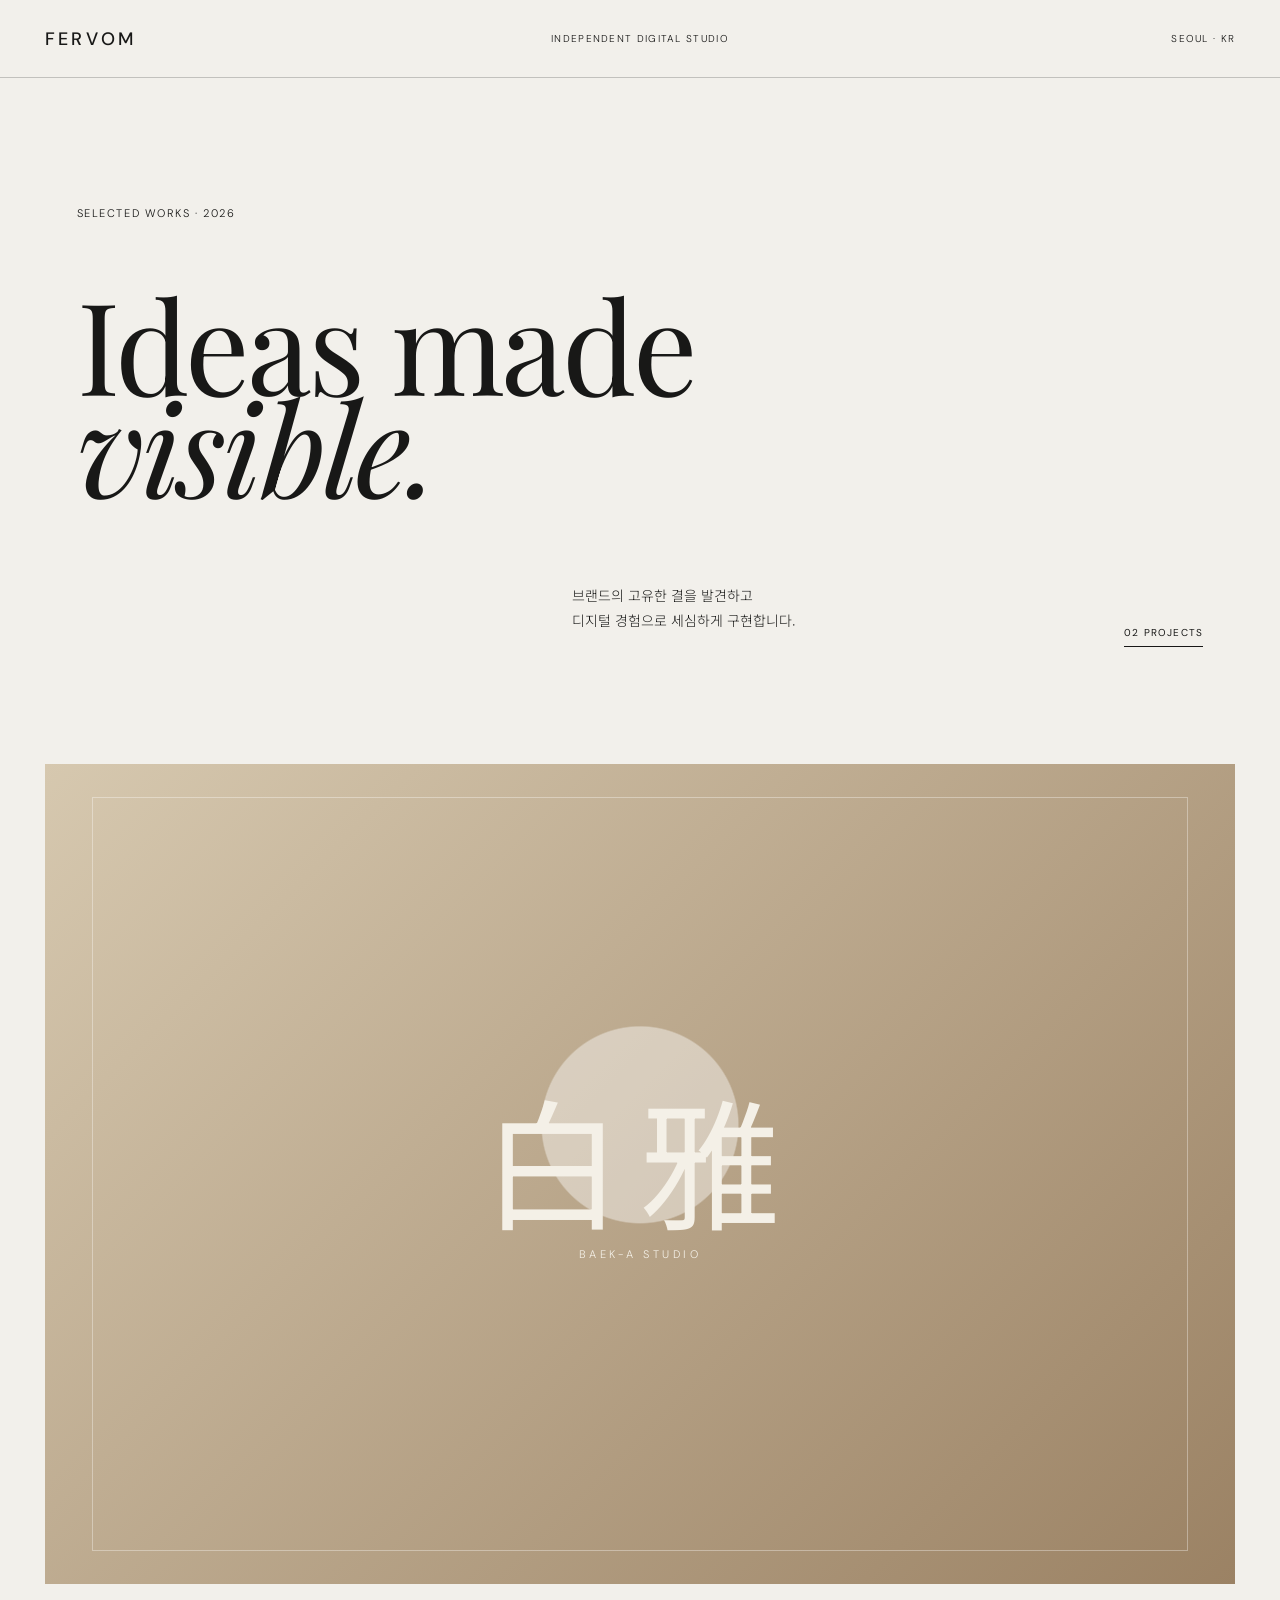
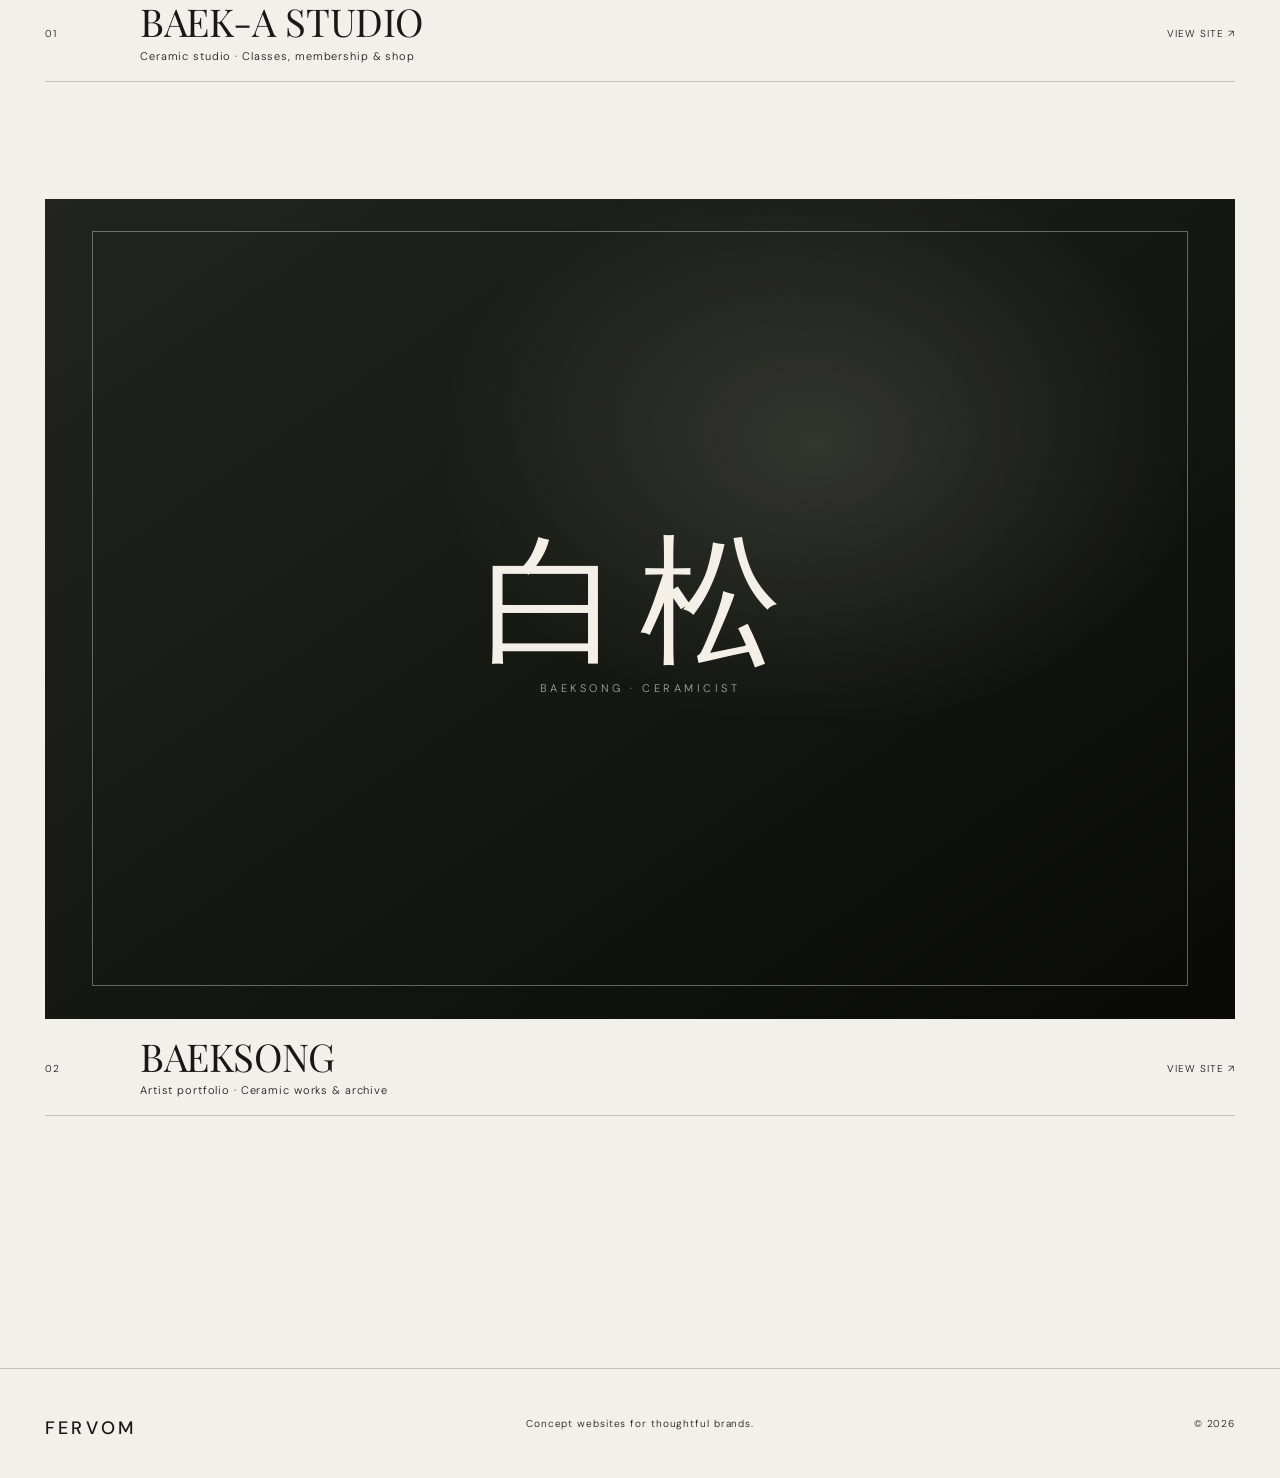
<file: index.html>
<!doctype html>
<html lang="ko">
<head>
  <meta charset="UTF-8">
  <meta name="viewport" content="width=device-width, initial-scale=1.0">
  <meta name="description" content="Fervom Web Portfolio — 브랜드의 결을 웹으로 구현한 프로젝트 아카이브">
  <title>Fervom — Selected Works</title>
  <link rel="preconnect" href="https://fonts.googleapis.com">
  <link rel="preconnect" href="https://fonts.gstatic.com" crossorigin>
  <link href="https://fonts.googleapis.com/css2?family=DM+Sans:wght@300;400;500&family=Noto+Sans+KR:wght@300;400;500&family=Playfair+Display:ital@0;1&display=swap" rel="stylesheet">
  <link rel="stylesheet" href="styles.css">
</head>
<body>
  <header class="site-header">
    <a class="logo" href="./">FERVOM</a>
    <p>INDEPENDENT DIGITAL STUDIO</p>
    <span>SEOUL · KR</span>
  </header>

  <main>
    <section class="intro">
      <p class="eyebrow">SELECTED WORKS · 2026</p>
      <h1>Ideas made<br><em>visible.</em></h1>
      <div class="intro-note">
        <p>브랜드의 고유한 결을 발견하고<br>디지털 경험으로 세심하게 구현합니다.</p>
        <span class="count">02 PROJECTS</span>
      </div>
    </section>

    <section class="projects" aria-label="웹사이트 프로젝트 목록">
      <article class="project-card">
        <a class="preview project-baeka" href="https://www.baek-a.com/" target="_blank" rel="noopener noreferrer" aria-label="백아스튜디오 웹사이트 새 창에서 보기">
          <span class="project-wordmark" aria-hidden="true"><strong>白雅</strong><small>BAEK-A STUDIO</small></span>
          <span class="open-mark">OPEN<br>PROJECT ↗</span>
        </a>
        <div class="project-info">
          <span>01</span>
          <div><h2>BAEK-A STUDIO</h2><p>Ceramic studio · Classes, membership &amp; shop</p></div>
          <a href="https://www.baek-a.com/" target="_blank" rel="noopener noreferrer">VIEW SITE ↗</a>
        </div>
      </article>

      <article class="project-card">
        <a class="preview project-baeksong" href="https://www.baeksong.art/" target="_blank" rel="noopener noreferrer" aria-label="도예가 백송 포트폴리오 웹사이트 새 창에서 보기">
          <span class="project-wordmark" aria-hidden="true"><strong>白松</strong><small>BAEKSONG · CERAMICIST</small></span>
          <span class="open-mark">OPEN<br>PROJECT ↗</span>
        </a>
        <div class="project-info">
          <span>02</span>
          <div><h2>BAEKSONG</h2><p>Artist portfolio · Ceramic works &amp; archive</p></div>
          <a href="https://www.baeksong.art/" target="_blank" rel="noopener noreferrer">VIEW SITE ↗</a>
        </div>
      </article>
    </section>
  </main>

  <footer>
    <a class="logo" href="./">FERVOM</a>
    <p>Concept websites for thoughtful brands.</p>
    <p>© <span id="year">2026</span></p>
  </footer>
  <script src="script.js"></script>
</body>
</html>
</file>
<file: styles.css>
:root{--ink:#181817;--paper:#f2f0eb;--line:rgba(24,24,23,.22);--accent:#a66f59;--sans:"DM Sans","Noto Sans KR",sans-serif;--serif:"Playfair Display",Georgia,serif}*{box-sizing:border-box}html{scroll-behavior:smooth}body{margin:0;background:var(--paper);color:var(--ink);font-family:var(--sans);font-weight:300}a{color:inherit}.site-header{height:78px;padding:0 3.5vw;display:grid;grid-template-columns:1fr 1fr 1fr;align-items:center;border-bottom:1px solid var(--line);font-size:10px;letter-spacing:.13em}.logo{text-decoration:none;font-size:18px;font-weight:500;letter-spacing:.18em}.site-header p{text-align:center}.site-header>span{text-align:right}.intro{min-height:70vh;padding:13vh 6vw 9vh;position:relative}.eyebrow{font-size:11px;letter-spacing:.14em}.intro h1{font:400 clamp(74px,10vw,156px)/.8 var(--serif);letter-spacing:-.025em;margin:8vh 0}.intro h1 em{font-weight:400}.intro-note{display:flex;justify-content:space-between;align-items:end;margin-left:44%;font:300 14px/1.8 "Noto Sans KR",sans-serif}.count{font:10px var(--sans);letter-spacing:.12em;border-bottom:1px solid;padding-bottom:7px}.projects{padding:4vh 3.5vw 15vh}.project-card{margin-bottom:13vh;opacity:0;transform:translateY(24px);transition:opacity .75s,transform .75s}.project-card.visible{opacity:1;transform:none}.preview{display:block;height:min(68vw,820px);position:relative;overflow:hidden;background:#d8d4cc;text-decoration:none}.preview img{width:100%;height:100%;display:block;object-fit:cover;transition:transform 1.1s cubic-bezier(.2,.7,.2,1),filter .6s}.preview:hover img{transform:scale(1.025);filter:saturate(1.05)}.open-mark{position:absolute;right:24px;bottom:24px;width:94px;height:94px;border-radius:50%;display:grid;place-items:center;text-align:center;background:rgba(242,240,235,.94);font-size:9px;letter-spacing:.1em;transform:scale(.8);opacity:0;transition:.35s}.preview:hover .open-mark{transform:scale(1);opacity:1}.project-info{display:grid;grid-template-columns:8% 1fr auto;align-items:baseline;padding:18px 0;border-bottom:1px solid var(--line)}.project-info>span,.project-info>a{font-size:10px;letter-spacing:.1em;text-decoration:none}.project-info h2{font:400 clamp(24px,3vw,44px)/1 var(--serif);letter-spacing:-.01em;margin:0}.project-info p{font-size:11px;letter-spacing:.08em;margin:8px 0 0}.coming-soon .preview{height:min(40vw,480px);display:grid;place-items:center;border:1px solid var(--line)}.coming-soon .preview p{font:400 clamp(42px,6vw,82px)/.95 var(--serif);text-align:center;margin:0}.coming-soon .preview em{color:var(--accent)}footer{padding:38px 3.5vw;border-top:1px solid var(--line);display:grid;grid-template-columns:1fr 1fr 1fr;align-items:end;font-size:10px;letter-spacing:.09em}footer p:nth-child(2){text-align:center}footer p:last-child{text-align:right}
@media(max-width:720px){.site-header{height:68px;padding:0 20px;grid-template-columns:1fr auto}.site-header p{display:none}.site-header>span{font-size:9px}.intro{min-height:72svh;padding:13vh 22px 9vh}.eyebrow{font-size:10px}.intro h1{font-size:clamp(66px,20vw,88px);line-height:.86;margin:10vh 0 8vh}.intro-note{margin:0;display:grid;grid-template-columns:1fr auto;gap:16px;font-size:14px}.count{font-size:9px}.projects{padding:3vh 20px 12vh}.project-card{margin-bottom:90px}.preview{height:120vw;max-height:none}.open-mark{opacity:1;transform:none;width:82px;height:82px;right:14px;bottom:14px;font-size:8px}.project-info{grid-template-columns:34px 1fr;padding:16px 0;gap:4px}.project-info h2{font-size:28px}.project-info p{font-size:10px;line-height:1.5}.project-info>a,.project-info>span:last-child{grid-column:2;margin-top:12px;justify-self:start;font-size:10px}.coming-soon .preview{height:90vw}.coming-soon .preview p{font-size:13vw}footer{padding:32px 20px;grid-template-columns:1fr auto;gap:22px}footer p:nth-child(2){grid-row:2;text-align:left}footer p:last-child{grid-column:2;grid-row:1/3}}
@media(prefers-reduced-motion:reduce){*{transition:none!important}.project-card{opacity:1;transform:none}}
.project-baeka,.project-baeksong{display:grid;place-items:center;isolation:isolate}.project-baeka{background:radial-gradient(circle at 50% 44%,rgba(255,255,255,.42) 0 13%,transparent 13.2%),linear-gradient(135deg,#d6c8af,#9b8264)}.project-baeksong{background:radial-gradient(ellipse at 65% 30%,rgba(229,225,211,.14),transparent 35%),linear-gradient(145deg,#22251f,#090a08)}.project-baeka:before,.project-baeksong:before{content:"";position:absolute;inset:4%;border:1px solid rgba(255,255,255,.34);z-index:-1}.project-wordmark{display:grid;gap:18px;text-align:center;color:#f4f0e7;transition:transform 1s cubic-bezier(.2,.7,.2,1)}.preview:hover .project-wordmark{transform:scale(1.025)}.project-wordmark strong{font:400 clamp(72px,11vw,170px)/1 "Noto Sans KR",serif;letter-spacing:.12em}.project-wordmark small{font-size:11px;letter-spacing:.32em}.project-baeksong .project-wordmark strong{font-family:var(--serif);font-weight:400}.project-baeksong .project-wordmark small{color:#aaa99f}
</file>
